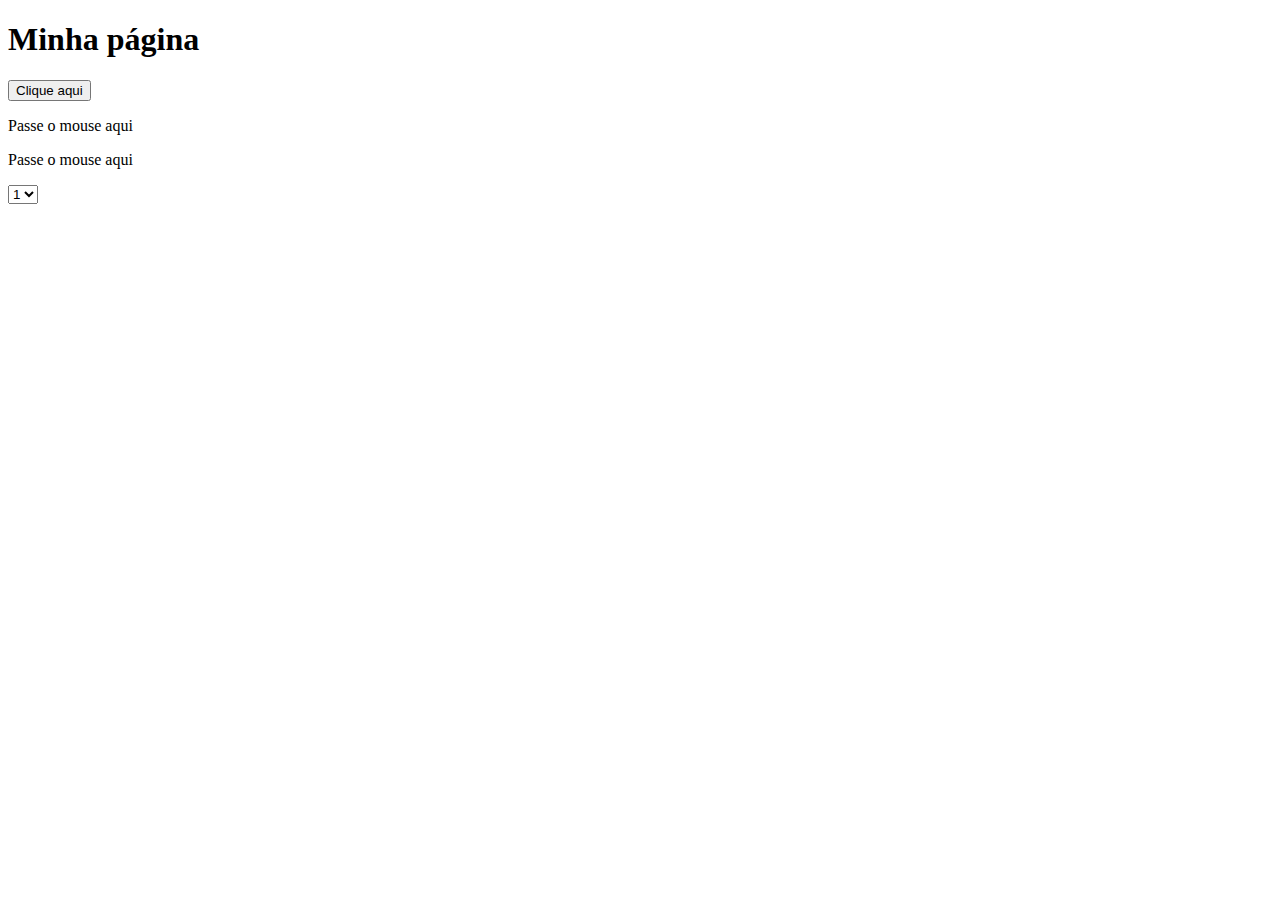
<file: programacaoInternetJavascript/index.html>
<!DOCTYPE html>
<html lang="pt-br">
  <head>
    <title>Minha Página</title>
    <meta charset="utf-8">
    <script type="text/javascript" src="js/main.js"></script>
  </head>
  <body onload="load()">
    <h1>Minha página</h1>
    <button type="button" onclick="clicou()">Clique aqui</button>
    <p id='agradecimento' onclick="redirecionar()"></p>
    <p id='mousemove' onmouseover="trocar(this)" onmouseout="voltar(this)">Passe o mouse aqui</p>
    <p id='mousemove2' onmouseover="trocar(this)" onmouseout="voltar(this)">Passe o mouse aqui</p>

    <select onchange="funcaoChange(this)">
      <option value="1">1</option>
      <option value="2">2</option>
      <option value="3">3</option>
    </select>
    
  </body>
</html>
</file>
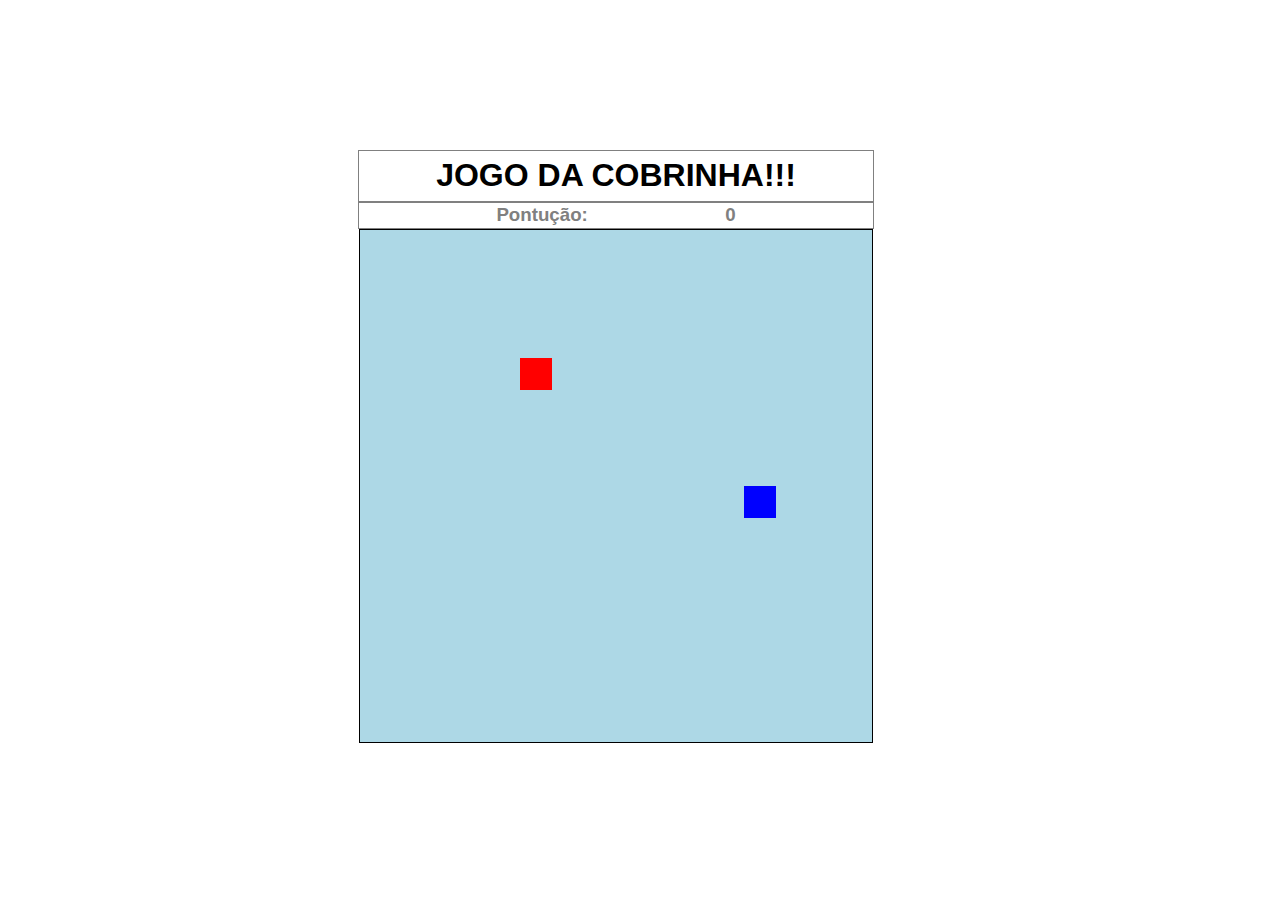
<file: recriandoJogoCobrinhaJavaScript/index.html>
<!DOCTYPE html>
<html lang="en">
<head>
  <meta charset="UTF-8">
  <meta http-equiv="X-UA-Compatible" content="IE=edge">
  <meta name="viewport" content="width=device-width, initial-scale=1.0">
  <link rel="stylesheet" href="./style.css">
  <script defer src="./script.js"></script>
  <title>Little Snake Game</title>
</head>
<body>
  <div class="container">
    <h1 class="game-title">JOGO DA COBRINHA!!!</h1>
    <div class="count-food">
      <h3 class="food-eat" id="foodEat">Pontução: </h3>
      <h3 id="foodEatNumber"> </h3> 
    </div>
    <div class="game-area" id="gameArea">
      <div class="game-over game-hidden" id="gameOver">
        <h1 class="game-over-title">GAME OVER</h1>
        <button class="game-restart" onclick="restart()">Restart</button>
      </div>
      <canvas class="game-show" id="snake" width="512" height="512"></canvas>
    </div>
    
  </div>
</body>
</html>
</file>
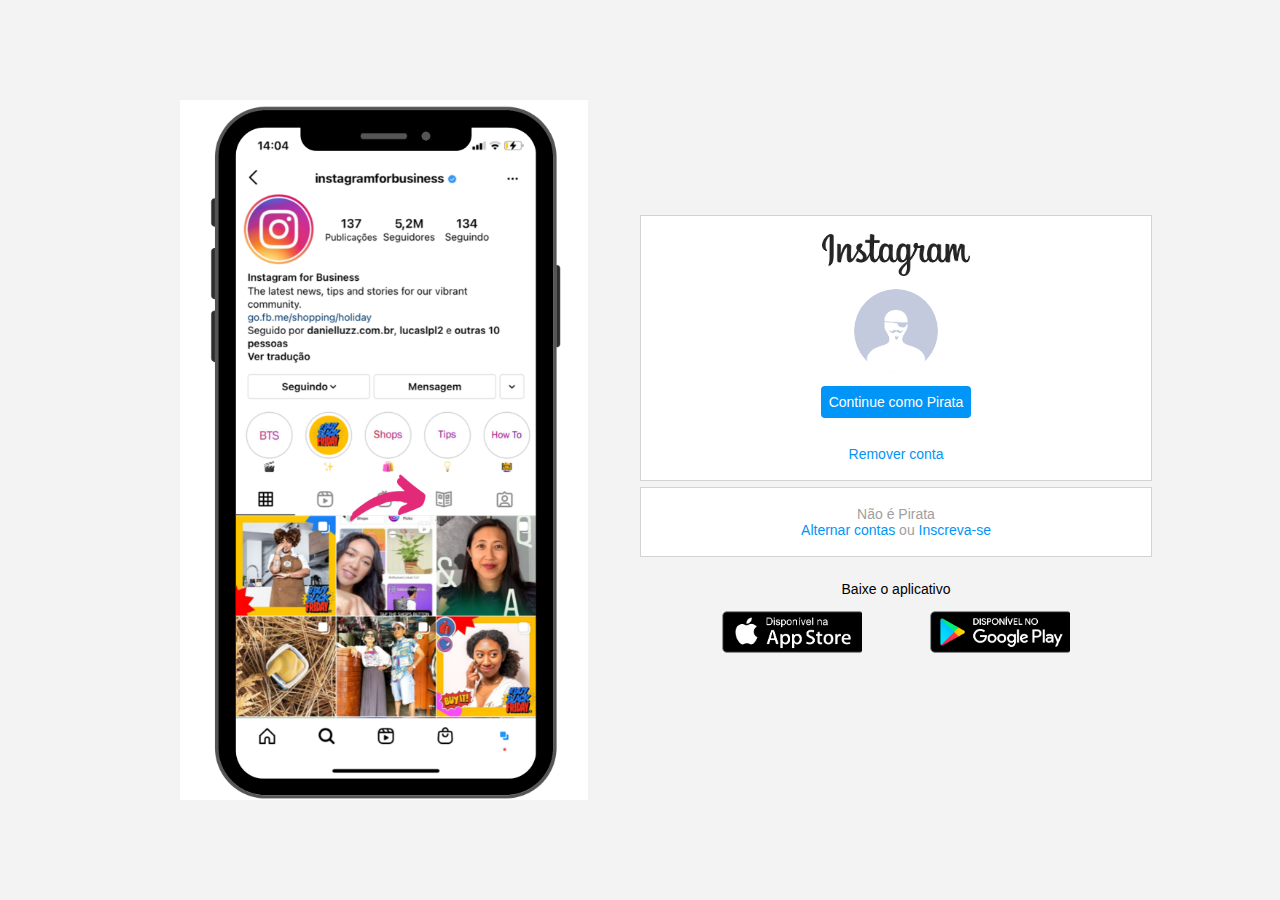
<file: recriandoPaginaInicialInstagram/index.html>
<!DOCTYPE html>
<html lang="en">
  <head>
    <meta charset="UTF-8">
    <meta name="viewport" content="width=device-width, initial-scale=1.0">
    <link rel="stylesheet" href="style.css">
    <title>Instagram</title>
  </head>
  <body>
    <div class="instagram-wrapper">
      <div class="instagram-phone">
        <img src="./img/instagram-celular.png" alt="celular">
      </div>
      <div class="instagram-continue">
        <div class="group">
          <img src="./img/Instagram-logo.png" class="instagram-logo" alt="instagram logo">
          <div class="profile-photo">
            <img src="./img/perfil-instagram.png" alt="Foto de perfil">
          </div>
          <a href="#" class="instagram-login">Continue como Pirata</a>
          <a href="#" class="instagram-logout">Remover conta</a>
        </div>
        <div class="group">
          <p class="not-account">Não é Pirata</p>
          <p class="not-account">
            <span class="link-blue">Alternar contas</span>
            ou
            <span class="link-blue">Inscreva-se</span>
          </p>
        </div>
        <div class="get-the-app">
          <p class="get-app">Baixe o aplicativo</p>
          <div class="download">
            <a href="#" class="app-download"></a>
            <a href="#" class="app-download"></a>
          </div>
        </div>
      </div>
    </div>
  </body>
</html>
</file>
<file: recriandoJogoCobrinhaJavaScript/style.css>
body {
  height: 95vh;
  width: 95vw;
  display: flex;
  justify-content: center;
  align-items: center;
  flex-direction: column;
  color: rgba(0, 0, 245, 0.5);
}

.container {
  display: flex;
  justify-content: center;
  align-items: center;
  flex-direction: column;
  color: black;
  font-family: "Lucida Sans", "Lucida Sans Regular", "Lucida Grande",
    "Lucida Sans Unicode", Geneva, Verdana, sans-serif;
}

.game-title {
  display: flex;
  justify-content: center;
  align-items: center;
  border: 1px solid gray;
  width: 100%;
  height: 50px;
  margin-bottom: 0;
}

.food-eat {
  display: flex;
  margin-top: 0 auto;
}

.count-food {
  display: flex;
  justify-content: space-evenly;
  align-items: center;
  width: 100%;
  padding: 0;
  border: 1px solid;
  color: gray;
  height: 25px;
}

.game-area {
  display: flex;
  border: 1px solid black;
  justify-content: center;
  align-items: center;
  width: 512px;
  height: 512px;
}

.game-over {
  display: flex;
  justify-content: space-evenly;
  align-items: center;
  flex-direction: column;
  width: 100%;
  background-color: red;
  border: 1px solid black;
  padding: 20px;
}

.game-over-title {
  display: flex;
  justify-content: center;
  align-items: center;
  font-family: "Gill Sans", "Gill Sans MT", Calibri, "Trebuchet MS", sans-serif;
  font-size: 25px;
  color: whitesmoke;
  width: 50%;
  height: 100%;
}

.game-hidden {
  display: none;
}

.game-show {
  display: flex;
  z-index: 100;
}

.game-restart {
  display: flex;
  align-items: center;
  justify-content: space-evenly;
  border-radius: 50%;
  width: 75px;
  height: 75px;
  font-size: 15px;
  cursor: pointer;
  border: none;
}
</file>
<file: recriandoPaginaInicialInstagram/style.css>
* {
  padding: 0;
  margin: 0;
  box-sizing: border-box;
  text-decoration: none;
  font-family: sans-serif;
  font-size: 14px;
}

body {
  width: 100%;
  min-height: 100vh;
  background-color: rgb(243, 243, 243);
  margin: 0;
  padding: 0;
  display: flex;
  justify-content: center;
}

.instagram-wrapper {
  display: flex;
  align-items: center;
  justify-content: start;
  width: 80%;
  height: 100vh;
}

.instagram-phone {
  display: flex;
  align-items: center;
  justify-content: center;
  width: 50%;
}

.instagram-phone img {
  height: 50rem;
}

.instagram-continue {
  display: flex;
  align-items: center;
  justify-content: space-around;
  flex-direction: column;
  width: 50%;
  min-height: 34rem;
}

.group {
  display: flex;
  justify-content: space-between;
  align-items: center;
  flex-direction: column;
  background-color: #ffffff;
  width: 100%;
  padding: 1.3rem 0;
  border: 1px solid lightgray;
}

.group:nth-child(1) {
  min-height: 19rem;
}

.instagram-logo {
  height: 3rem;
}

.profile-photo {
  display: flex;
  justify-content: center;
  align-items: center;
  border-radius: 50%;
  overflow: hidden;
}

.profile-photo img {
  height: 6rem;
}

.instagram-login {
  background-color: #0095f6;
  color: #ffffff;
  padding: 8px;
  border-radius: 4px;
}

.instagram-logout {
  color: #0095f6;
  margin-top: 1rem;
}

.not-account {
  color: rgb(160, 160, 160);
}

.link-blue {
  color: #0095f6;
}

.get-the-app {
  display: flex;
  flex-direction: column;
  align-items: center;
  justify-content: center;
  width: 100%;
  padding: 1.3rem 0;
}

.download {
  display: flex;
  width: 100%;
  justify-content: space-evenly;
  align-items: center;
  padding: 1rem;
}

.app-download {
  height: 3rem;
  width: 10rem;
  background-size: cover;
}

.app-download:nth-child(1) {
  background-image: url("./img/apple-button.png");
}

.app-download:nth-child(2) {
  background-image: url("./img/googleplay-button.png");
}

/* media query*/

@media (max-width: 1024px) {
  .instagram-wrapper {
    width: 90%;
  }
}

@media (max-width: 800px) {
  .instagram-wrapper {
    width: 60%;
    justify-content: center;
  }

  .instagram-phone {
    display: none;
  }

  .instagram-continue {
    width: 80%;
  }

  .group {
    border: 1px solid transparent;
  }
}
</file>
